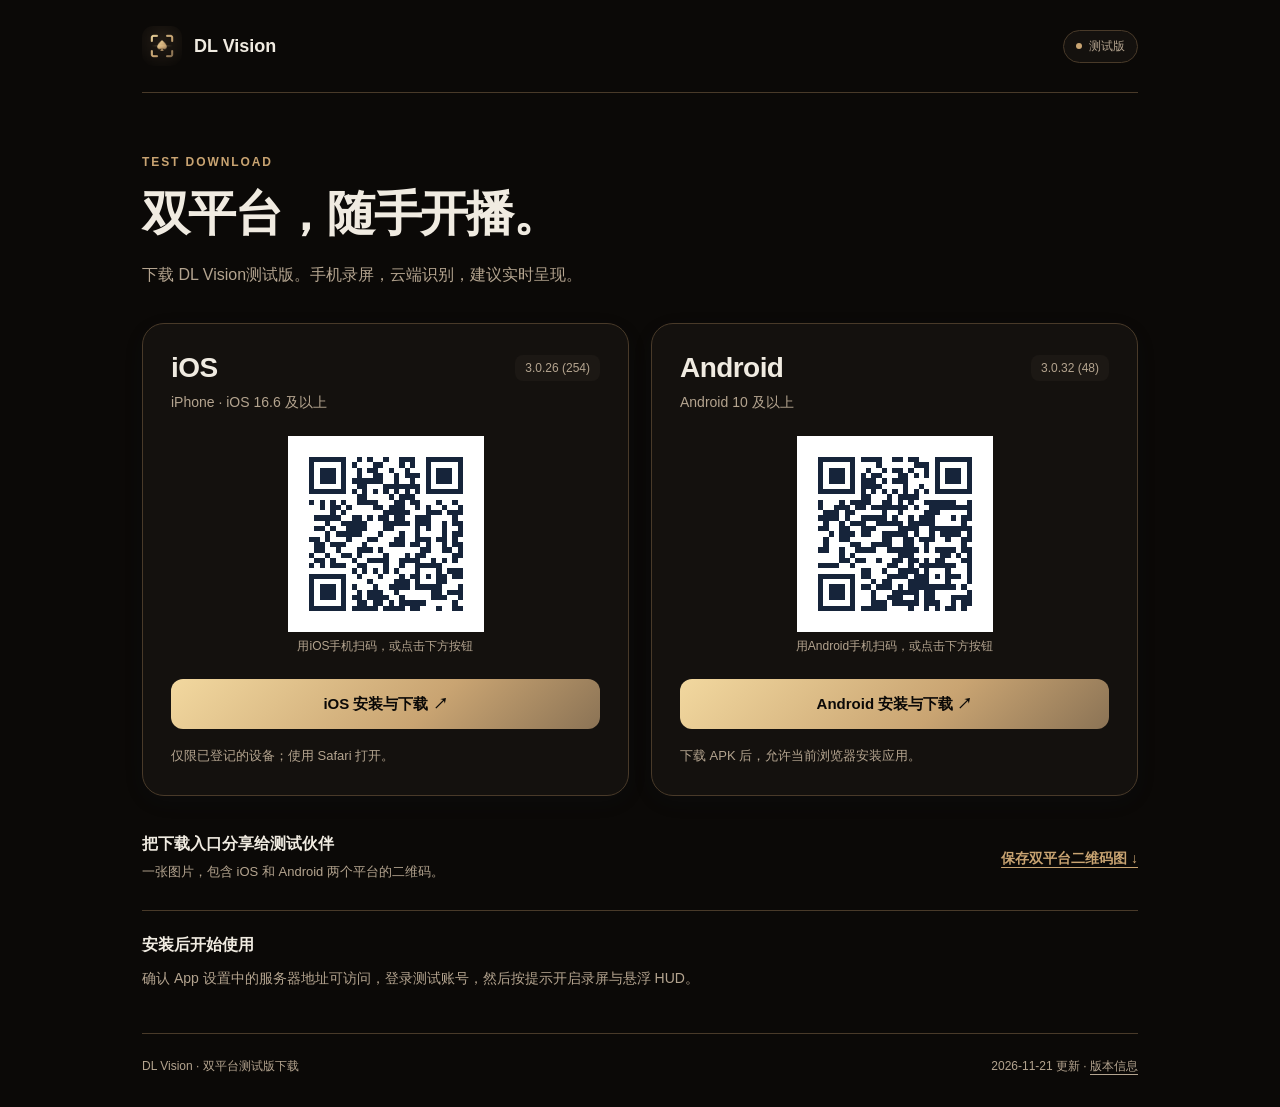
<file: index.html>
<!doctype html>
<html lang="zh-CN">
<head>
  <meta charset="utf-8">
  <meta name="viewport" content="width=device-width, initial-scale=1">
  <meta name="robots" content="noindex, nofollow">
  <meta name="description" content="DL Vision iOS 与 Android 测试版下载。扫码进入安装页面，查看设备要求与使用说明。">
  <meta name="theme-color" content="#f5f7fb">
  <title>测试版下载 · DL Vision</title>
  <link rel="icon" href="/assets/app-icon.png">
  <link rel="stylesheet" href="/assets/style.css">
</head>
<body>
  <div class="shell">
    <header class="topbar">
      <a class="brand" href="/" aria-label="DL Vision下载首页"><img src="/assets/app-icon.png" alt="" width="40" height="40"><span>DL Vision</span></a>
      <span class="badge"><span class="dot"></span>测试版</span>
    </header>
    <main><div class="hero"><p class="eyebrow">TEST DOWNLOAD</p><h1>双平台，随手开播。</h1><p class="lead">下载 DL Vision测试版。手机录屏，云端识别，建议实时呈现。</p></div><div class="cards"><section class="card ios" aria-label="iOS 测试版">
          <div class="platform-head"><h2>iOS</h2><span class="version">3.0.26 (254)</span></div>
          <p class="requirements">iPhone · iOS 16.6 及以上</p>
          <img class="qr" src="/assets/ios-qr.png" alt="iOS 安装页二维码" width="196" height="196">
          <p class="qr-caption">用iOS手机扫码，或点击下方按钮</p>
          <a class="button" href="/ios/">iOS 安装与下载 <span aria-hidden="true">&nbsp;↗</span></a>
          <p class="note">仅限已登记的设备；使用 Safari 打开。</p></section><section class="card android" aria-label="Android 测试版">
          <div class="platform-head"><h2>Android</h2><span class="version">3.0.32 (48)</span></div>
          <p class="requirements">Android 10 及以上</p>
          <img class="qr" src="/assets/android-qr.png" alt="Android 安装页二维码" width="196" height="196">
          <p class="qr-caption">用Android手机扫码，或点击下方按钮</p>
          <a class="button" href="/android/">Android 安装与下载 <span aria-hidden="true">&nbsp;↗</span></a>
          <p class="note">下载 APK 后，允许当前浏览器安装应用。</p></section></div><section class="share"><div><h2>把下载入口分享给测试伙伴</h2><p>一张图片，包含 iOS 和 Android 两个平台的二维码。</p></div><a href="/cloud-poker-ai-ios-android-qr.png" download>保存双平台二维码图 ↓</a></section><section class="setup"><h2>安装后开始使用</h2><p>确认 App 设置中的服务器地址可访问，登录测试账号，然后按提示开启录屏与悬浮 HUD。</p></section></main>
    <footer><span>DL Vision · 双平台测试版下载</span><span>2026-11-21 更新 · <a href="/release.json">版本信息</a></span></footer>
  </div>
</body>
</html>
</file>
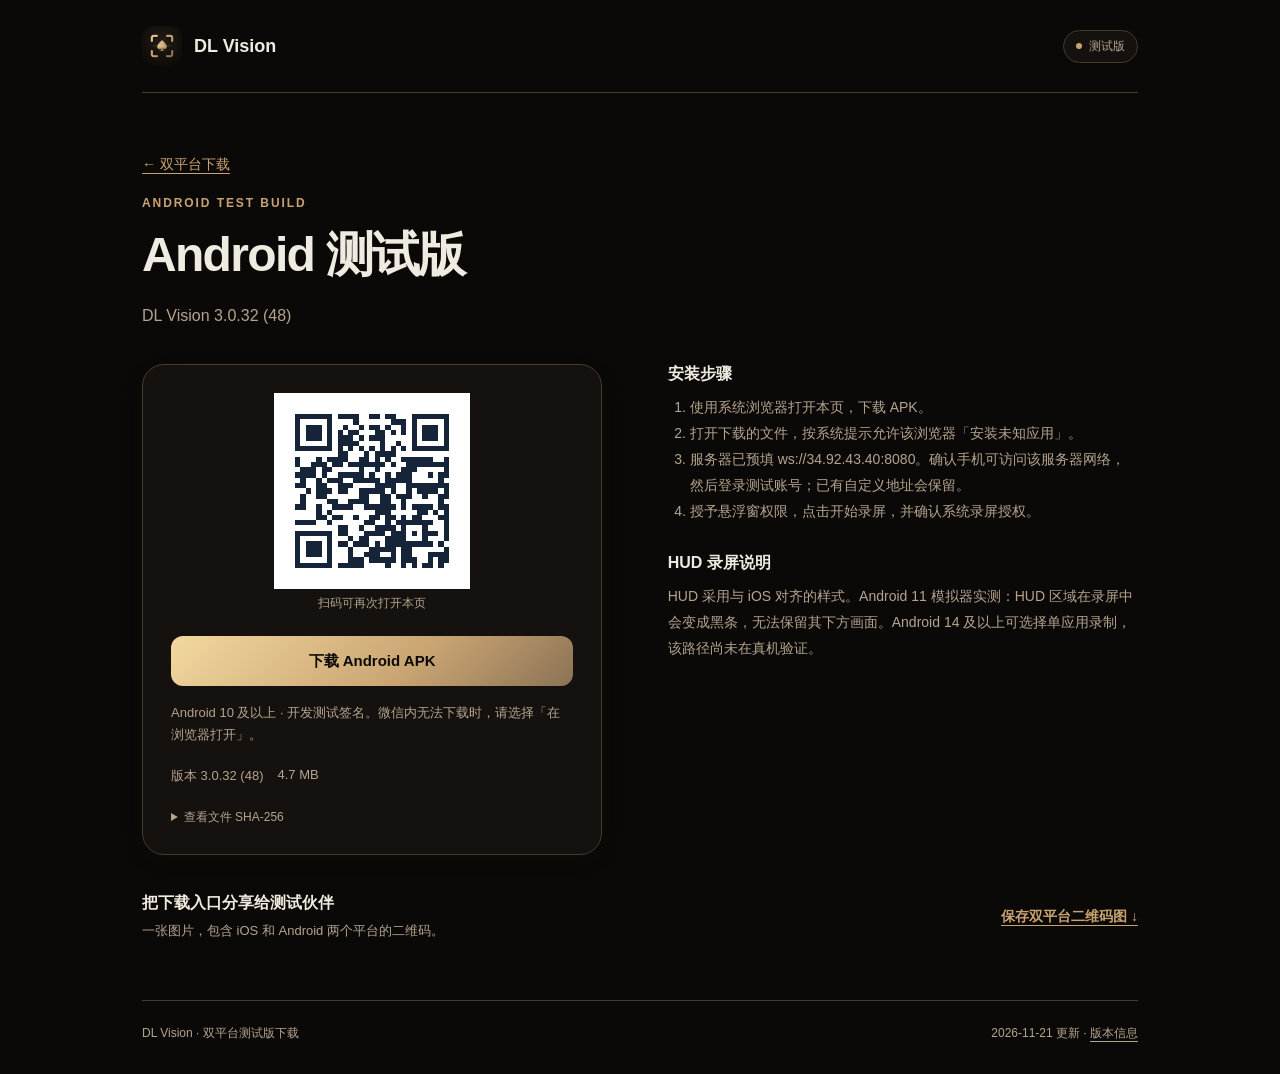
<file: android/index.html>
<!doctype html>
<html lang="zh-CN">
<head>
  <meta charset="utf-8">
  <meta name="viewport" content="width=device-width, initial-scale=1">
  <meta name="robots" content="noindex, nofollow">
  <meta name="description" content="DL Vision iOS 与 Android 测试版下载。扫码进入安装页面，查看设备要求与使用说明。">
  <meta name="theme-color" content="#f5f7fb">
  <title>Android 测试版 · DL Vision</title>
  <link rel="icon" href="/assets/app-icon.png">
  <link rel="stylesheet" href="/assets/style.css">
</head>
<body>
  <div class="shell">
    <header class="topbar">
      <a class="brand" href="/" aria-label="DL Vision下载首页"><img src="/assets/app-icon.png" alt="" width="40" height="40"><span>DL Vision</span></a>
      <span class="badge"><span class="dot"></span>测试版</span>
    </header>
    <main><div class="hero"><a class="back" href="/">← 双平台下载</a><p class="eyebrow">ANDROID TEST BUILD</p><h1>Android 测试版</h1><p class="lead">DL Vision 3.0.32 (48)</p></div><div class="install-layout"><section class="card android"><img class="qr" src="/assets/android-qr.png" alt="Android 安装页二维码" width="196" height="196"><p class="qr-caption">扫码可再次打开本页</p><a class="button" href="/downloads/cloud-poker-ai-android-3.0.32-48-5ecb9c5-debug.apk" download>下载 Android APK</a><p class="note">Android 10 及以上 · 开发测试签名。微信内无法下载时，请选择「在浏览器打开」。</p><div class="metadata"><span>版本 3.0.32 (48)</span><span>4.7 MB</span></div><details><summary>查看文件 SHA-256</summary><code>4468a53b8b2ae912924969c9f576de910a5bebd5c11a7dc120a76ce7bc5c2c05</code></details></section><section class="setup"><h2>安装步骤</h2><ol><li>使用系统浏览器打开本页，下载 APK。</li><li>打开下载的文件，按系统提示允许该浏览器「安装未知应用」。</li><li>服务器已预填 ws://34.92.43.40:8080。确认手机可访问该服务器网络，然后登录测试账号；已有自定义地址会保留。</li><li>授予悬浮窗权限，点击开始录屏，并确认系统录屏授权。</li></ol><h2>HUD 录屏说明</h2><p>HUD 采用与 iOS 对齐的样式。Android 11 模拟器实测：HUD 区域在录屏中会变成黑条，无法保留其下方画面。Android 14 及以上可选择单应用录制，该路径尚未在真机验证。</p></section></div><section class="share"><div><h2>把下载入口分享给测试伙伴</h2><p>一张图片，包含 iOS 和 Android 两个平台的二维码。</p></div><a href="/cloud-poker-ai-ios-android-qr.png" download>保存双平台二维码图 ↓</a></section></main>
    <footer><span>DL Vision · 双平台测试版下载</span><span>2026-11-21 更新 · <a href="/release.json">版本信息</a></span></footer>
  </div>
</body>
</html>
</file>
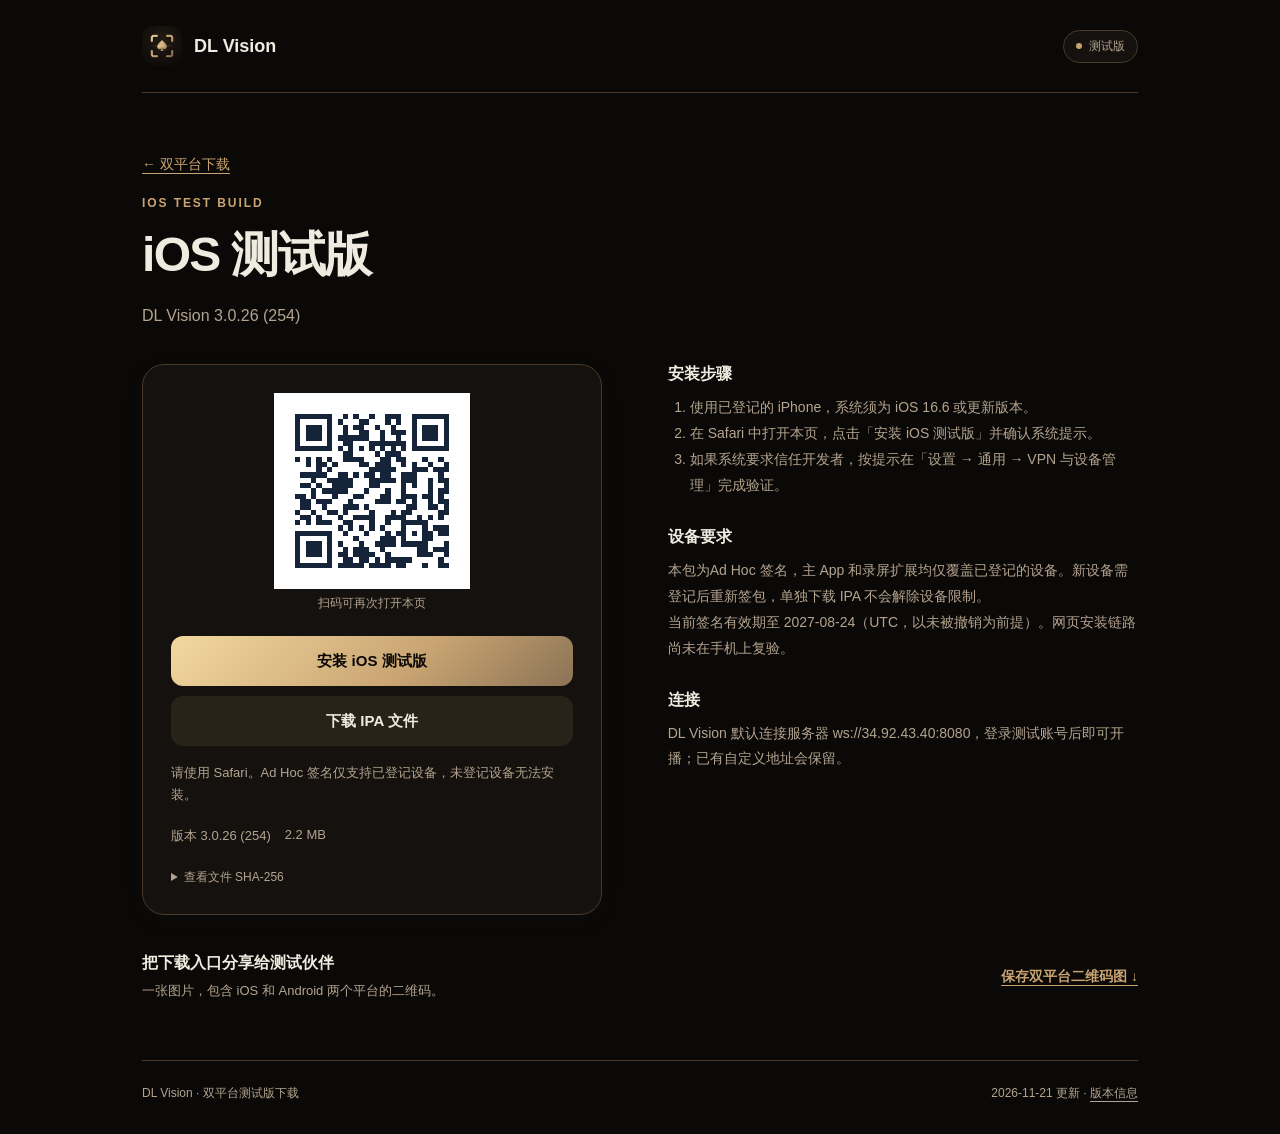
<file: ios/index.html>
<!doctype html>
<html lang="zh-CN">
<head>
  <meta charset="utf-8">
  <meta name="viewport" content="width=device-width, initial-scale=1">
  <meta name="robots" content="noindex, nofollow">
  <meta name="description" content="DL Vision iOS 与 Android 测试版下载。扫码进入安装页面，查看设备要求与使用说明。">
  <meta name="theme-color" content="#f5f7fb">
  <title>iOS 测试版 · DL Vision</title>
  <link rel="icon" href="/assets/app-icon.png">
  <link rel="stylesheet" href="/assets/style.css">
</head>
<body>
  <div class="shell">
    <header class="topbar">
      <a class="brand" href="/" aria-label="DL Vision下载首页"><img src="/assets/app-icon.png" alt="" width="40" height="40"><span>DL Vision</span></a>
      <span class="badge"><span class="dot"></span>测试版</span>
    </header>
    <main><div class="hero"><a class="back" href="/">← 双平台下载</a><p class="eyebrow">IOS TEST BUILD</p><h1>iOS 测试版</h1><p class="lead">DL Vision 3.0.26 (254)</p></div><div class="install-layout"><section class="card ios"><img class="qr" src="/assets/ios-qr.png" alt="iOS 安装页二维码" width="196" height="196"><p class="qr-caption">扫码可再次打开本页</p><a class="button" href="itms-services://?action=download-manifest&amp;url=https%3A%2F%2Fabnerz-bit.github.io%2Fmanifest.plist">安装 iOS 测试版</a><a class="button secondary" href="/downloads/cloud-poker-ai-ios-3.0.26-254-a695a178.ipa" download>下载 IPA 文件</a><p class="note">请使用 Safari。Ad Hoc 签名仅支持已登记设备，未登记设备无法安装。</p><div class="metadata"><span>版本 3.0.26 (254)</span><span>2.2 MB</span></div><details><summary>查看文件 SHA-256</summary><code>88b59bda884dd13aaef8649ae6202994068e198d02395b9b43b6141abee34f4f</code></details></section><section class="setup"><h2>安装步骤</h2><ol><li>使用已登记的 iPhone，系统须为 iOS 16.6 或更新版本。</li><li>在 Safari 中打开本页，点击「安装 iOS 测试版」并确认系统提示。</li><li>如果系统要求信任开发者，按提示在「设置 → 通用 → VPN 与设备管理」完成验证。</li></ol><h2>设备要求</h2><p>本包为Ad Hoc 签名，主 App 和录屏扩展均仅覆盖已登记的设备。新设备需登记后重新签包，单独下载 IPA 不会解除设备限制。</p><p>当前签名有效期至 2027-08-24（UTC，以未被撤销为前提）。网页安装链路尚未在手机上复验。</p><h2>连接</h2><p>DL Vision 默认连接服务器 ws://34.92.43.40:8080，登录测试账号后即可开播；已有自定义地址会保留。</p></section></div><section class="share"><div><h2>把下载入口分享给测试伙伴</h2><p>一张图片，包含 iOS 和 Android 两个平台的二维码。</p></div><a href="/cloud-poker-ai-ios-android-qr.png" download>保存双平台二维码图 ↓</a></section></main>
    <footer><span>DL Vision · 双平台测试版下载</span><span>2026-11-21 更新 · <a href="/release.json">版本信息</a></span></footer>
  </div>
</body>
</html>
</file>
<file: assets/style.css>
:root { color-scheme: dark; --ink: #f0ebe1; --muted: #b4a48f; --line: #493a29; --blue: #c9a472; --green: #c9a472; }
* { box-sizing: border-box; }
body { margin: 0; background: #0b0907; color: var(--ink); font-family: -apple-system, BlinkMacSystemFont, "Segoe UI", "PingFang SC", "Microsoft YaHei", sans-serif; -webkit-font-smoothing: antialiased; }
a { color: var(--blue); text-underline-offset: 4px; }
a:focus-visible { outline: 3px solid #f2d89f; outline-offset: 5px; }
.shell { max-width: 1060px; margin: 0 auto; padding: 0 32px; }
.topbar { display: flex; align-items: center; justify-content: space-between; padding: 26px 0; border-bottom: 1px solid var(--line); }
.brand { display: inline-flex; align-items: center; gap: 12px; color: var(--ink); text-decoration: none; font-size: 18px; font-weight: 650; }
.brand img { border-radius: 11px; }
.badge { display: inline-flex; align-items: center; gap: 7px; border: 1px solid var(--line); padding: 7px 12px; border-radius: 99px; font-size: 12px; color: var(--muted); background: #14110e; }
.dot { width: 6px; height: 6px; background: var(--green); border-radius: 50%; }
.hero { padding: 62px 0 34px; }
.eyebrow { color: var(--blue); font-size: 12px; letter-spacing: .16em; font-weight: 650; margin: 0 0 16px; }
h1 { font-size: clamp(32px, 5vw, 48px); letter-spacing: -.035em; margin: 0 0 18px; line-height: 1.2; }
.lead { color: var(--muted); line-height: 1.8; margin: 0; font-size: 16px; }
.cards { display: grid; grid-template-columns: 1fr 1fr; gap: 22px; }
.card { background: #14110e; border: 1px solid var(--line); border-radius: 22px; padding: 28px; box-shadow: 0 6px 22px #233c6010; }
.platform-head { display: flex; align-items: center; justify-content: space-between; gap: 12px; }
.platform-head h2 { font-size: 28px; letter-spacing: -.02em; margin: 0; }
.version { font-size: 12px; color: var(--muted); background: #1c1814; padding: 6px 10px; border-radius: 8px; white-space: nowrap; }
.requirements { font-size: 14px; color: var(--muted); margin: 10px 0 24px; }
.qr { display: block; width: 196px; height: 196px; margin: 0 auto; image-rendering: pixelated; }
.qr-caption { text-align: center; font-size: 12px; color: var(--muted); margin: 6px 0 24px; }
.button { display: flex; align-items: center; justify-content: center; min-height: 50px; padding: 12px 18px; border-radius: 12px; color: #0b0907; background: linear-gradient(135deg, #f2d89f, #c9a472 60%, #8b7355); text-decoration: none; font-size: 15px; font-weight: 600; }
.button:hover { filter: brightness(.93); }
.android .button { background: linear-gradient(135deg, #f2d89f, #c9a472 60%, #8b7355); }
.secondary { color: var(--ink); background: #292218; margin-top: 10px; }
.note { color: var(--muted); font-size: 13px; line-height: 1.7; margin: 16px 0 0; }
.share { display: flex; justify-content: space-between; align-items: center; gap: 20px; padding: 26px 0; margin-top: 12px; }
.share h2 { font-size: 16px; margin: 0 0 6px; }
.share p { font-size: 13px; color: var(--muted); margin: 0; line-height: 1.7; }
.share a { flex-shrink: 0; font-size: 14px; font-weight: 600; }
.setup { border-top: 1px solid var(--line); padding: 24px 0 10px; }
.setup h2 { font-size: 16px; margin: 0 0 10px; }
.setup p, .setup li { color: var(--muted); font-size: 14px; line-height: 1.85; }
.setup p { margin: 0; }
.setup ol { padding-left: 22px; margin: 0; }
.install-layout { display: grid; grid-template-columns: 1.05fr 1fr; gap: 32px; align-items: start; }
.install-layout .card { max-width: 460px; }
.install-layout .setup { padding-top: 0; border: 0; }
.install-layout .setup h2:not(:first-child) { margin-top: 28px; }
.metadata { display: flex; gap: 14px; color: var(--muted); font-size: 13px; margin: 20px 0; }
.back { display: inline-block; font-size: 14px; margin-bottom: 22px; }
details { margin-top: 24px; color: var(--muted); font-size: 12px; }
summary { cursor: pointer; }
code { display: block; overflow-wrap: anywhere; line-height: 1.6; margin-top: 12px; }
footer { display: flex; justify-content: space-between; gap: 16px; border-top: 1px solid var(--line); margin-top: 32px; padding: 24px 0 32px; font-size: 12px; color: var(--muted); }
footer a { color: var(--muted); }
@media (max-width: 650px) {
  .shell { padding: 0 20px; }
  .topbar { padding: 20px 0; }
  .hero { padding: 40px 0 26px; }
  .cards, .install-layout { grid-template-columns: 1fr; gap: 20px; }
  .card { padding: 24px; }
  .install-layout .card { max-width: none; }
  .share { align-items: flex-start; flex-direction: column; gap: 12px; }
  footer { flex-direction: column; gap: 8px; }
}
</file>
